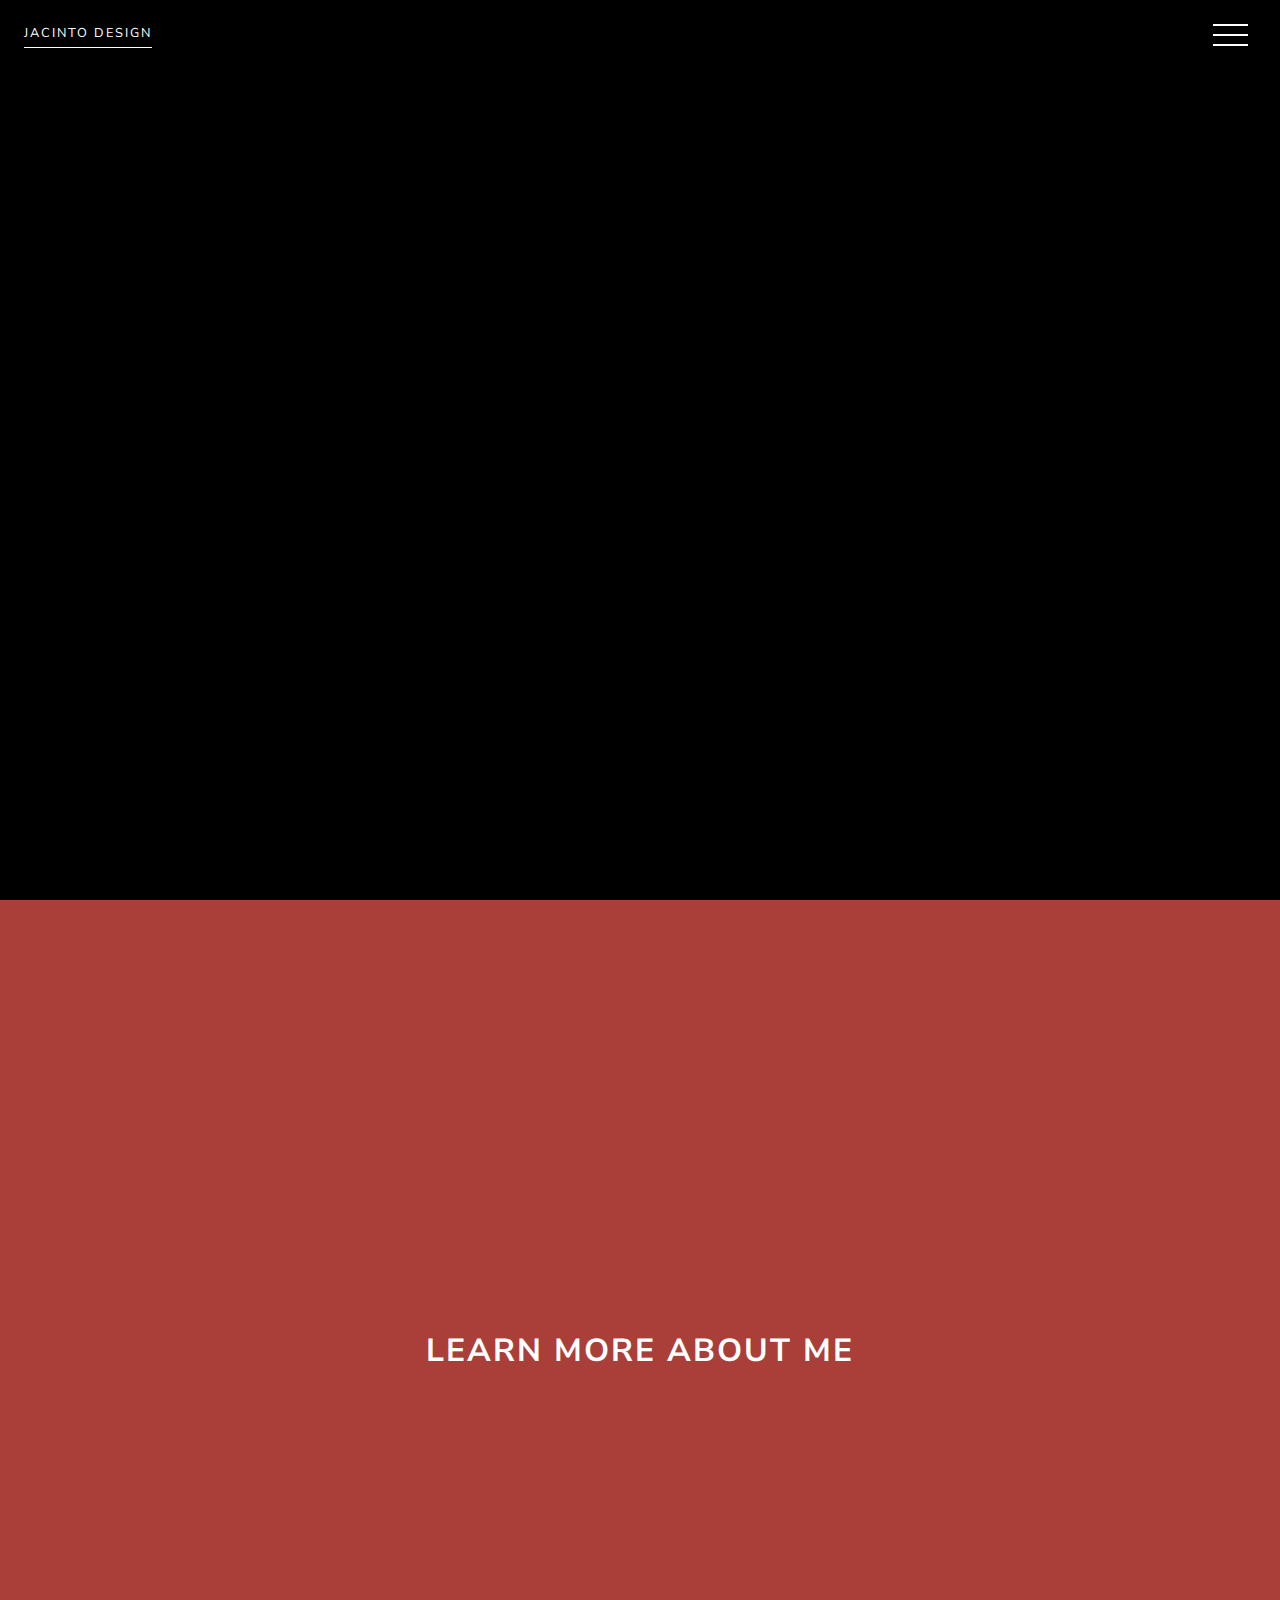
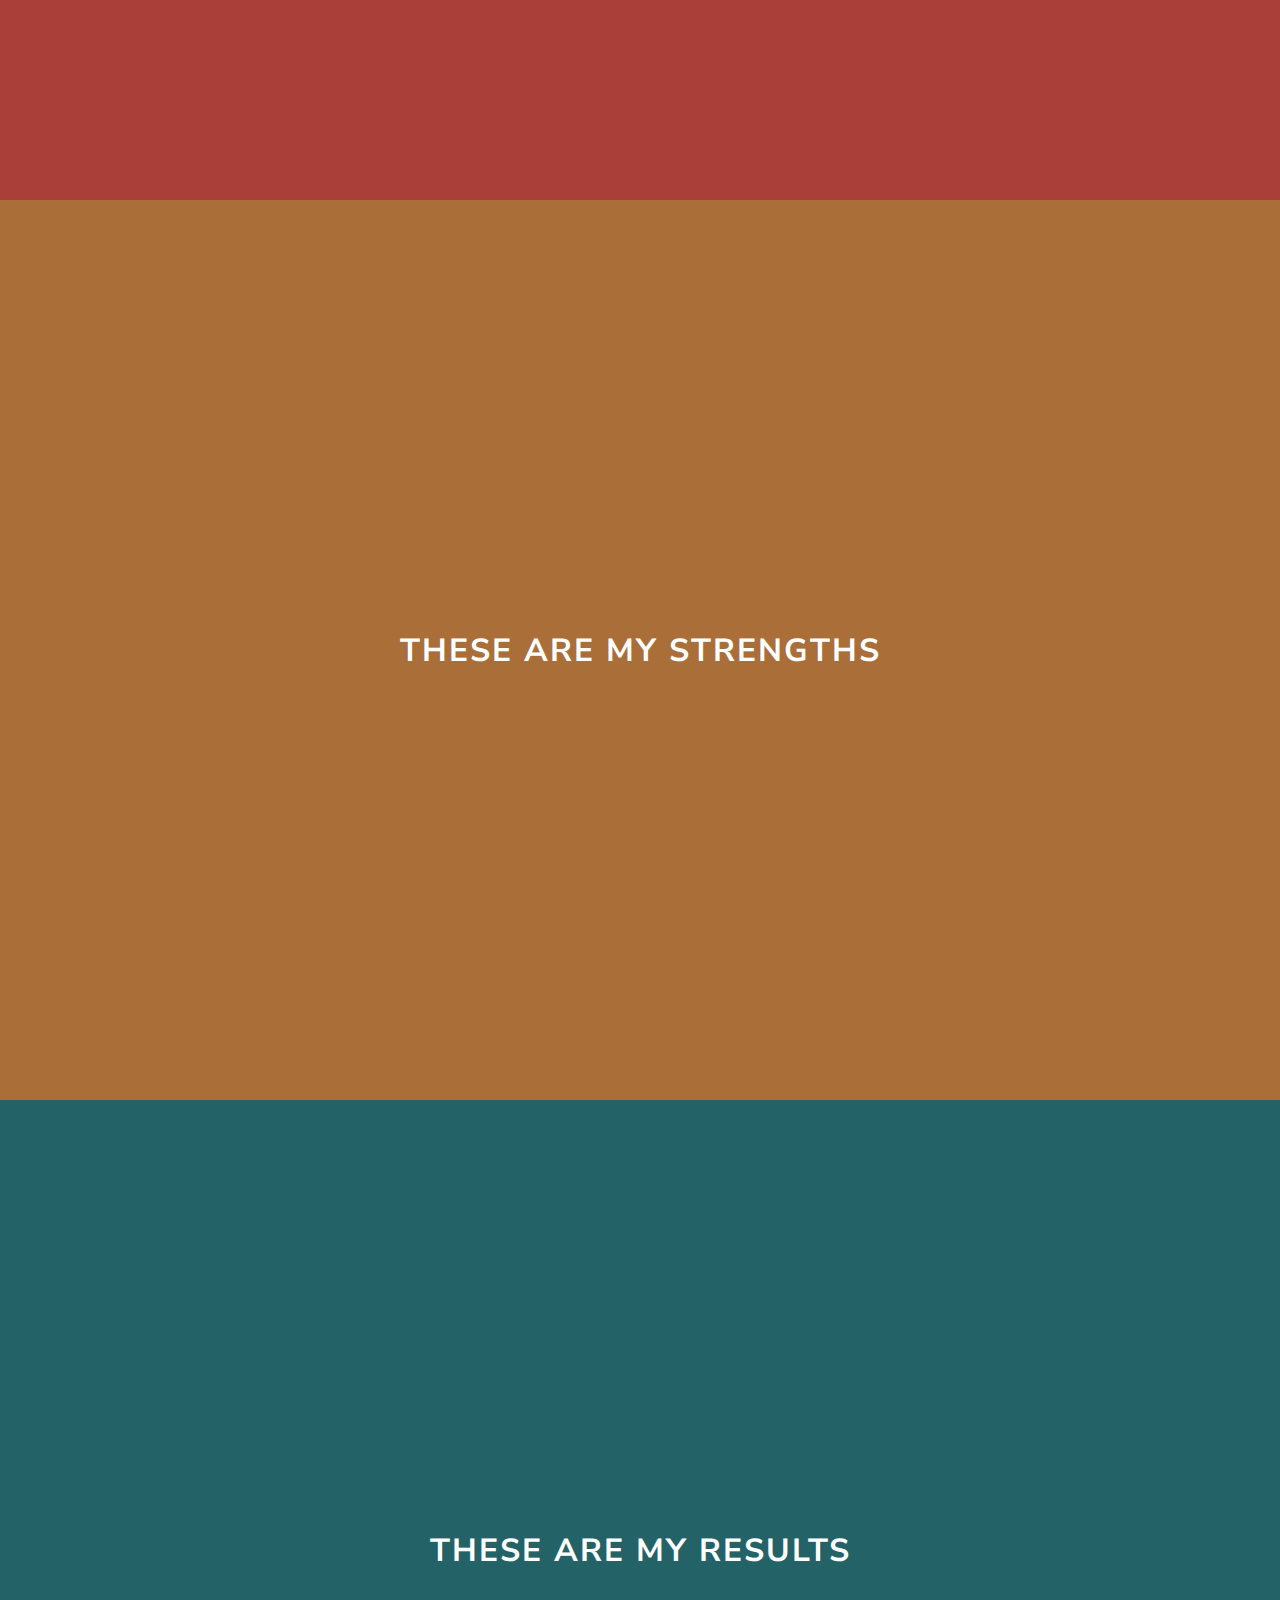
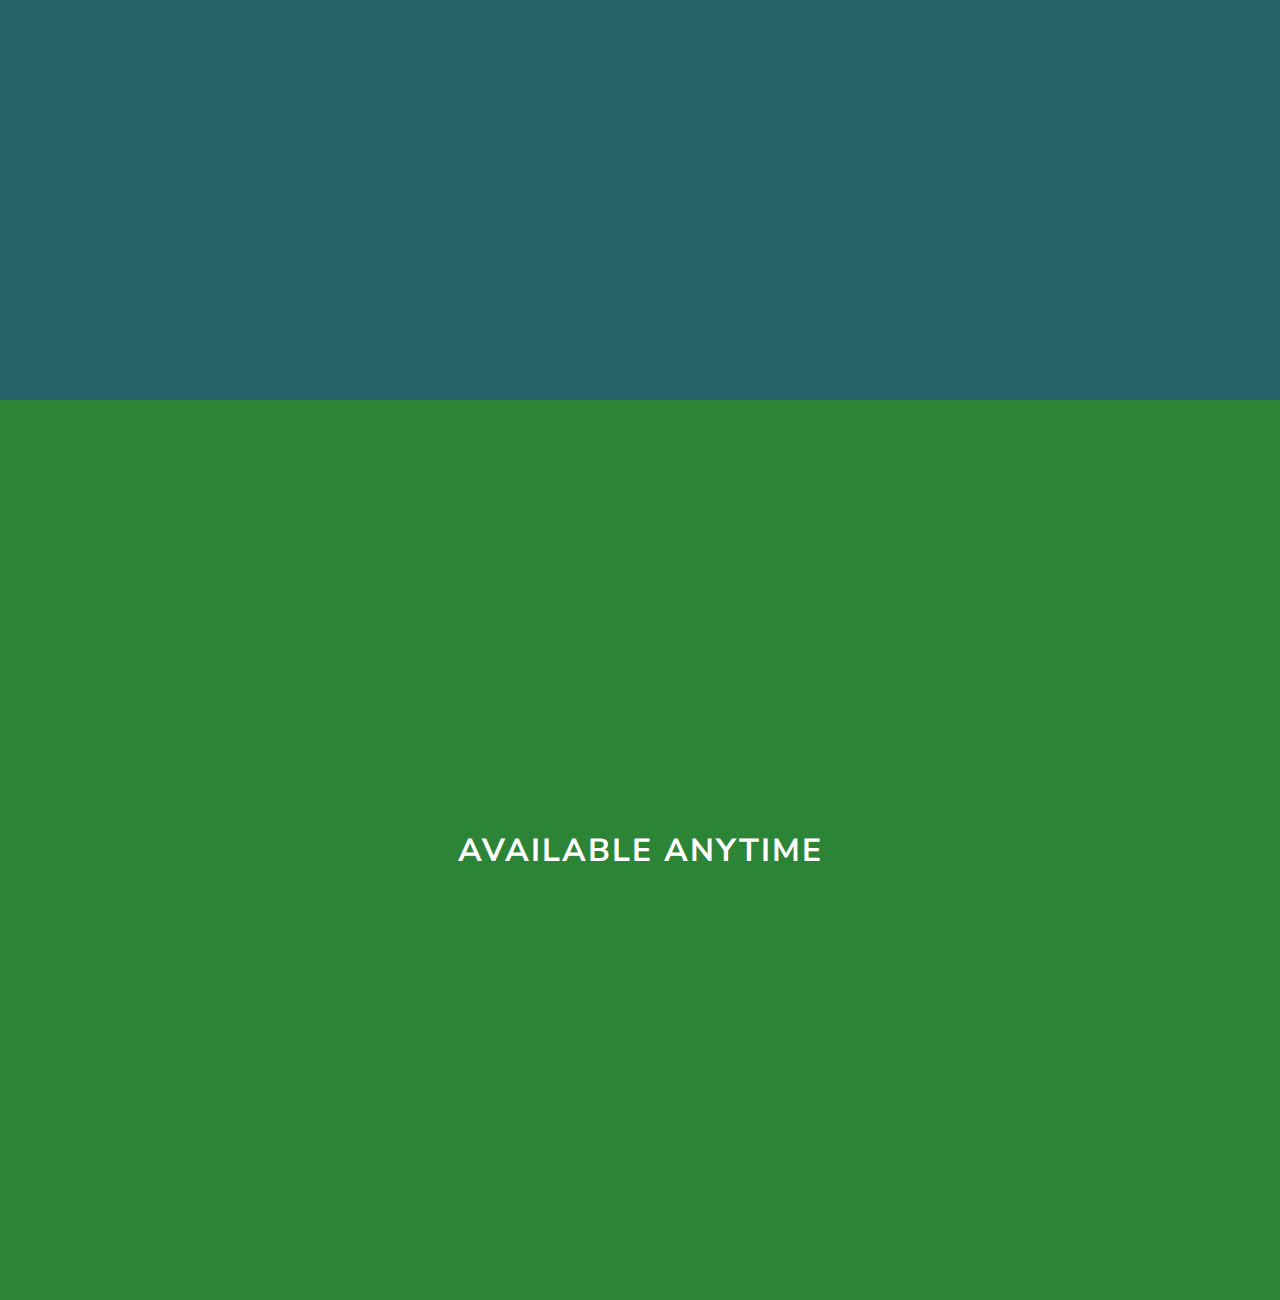
<file: animated-navigation/index.html>
<!DOCTYPE html>
<html lang="en">
<head>
  <meta charset="UTF-8">
  <meta name="viewport" content="width=device-width, initial-scale=1.0">
  <title>Animated Navigation</title>
  <link rel="icon" type="image/png" href="favicon.png">
  <link rel="stylesheet" href="style.css">
</head>
<body>
  <!-- Menu Overlay -->
  <div class="overlay" id="overlay">
    <!-- Menu Items -->
    <nav>
      <ul>
        <!-- Navigation links with corresponding section IDs -->
        <li id="nav-1"><a href="#home">Home</a></li>
        <li id="nav-2"><a href="#about">About</a></li>
        <li id="nav-3"><a href="#skills">Skills</a></li>
        <li id="nav-4"><a href="#projects">Projects</a></li>
        <li id="nav-5"><a href="#contact">Contact</a></li>        
      </ul>
    </nav>
  </div>
  
  <!-- Menu Bars -->
  <div class="menu-bars" id="menu-bars">
    <div class="bar1"></div>
    <div class="bar2"></div>
    <div class="bar3"></div>
  </div>

  <!-- Sections with corresponding IDs -->
  <section id="home"><a href="https://jacinto.design" target="_blank">Jacinto Design</a></section>
  <section id="about"><h1>Learn More About Me</h1></section>
  <section id="skills"><h1>These Are My Strengths</h1></section>
  <section id="projects"><h1>These Are My Results</h1></section>
  <section id="contact"><h1>Available Anytime</h1></section>
  
  <!-- Script tag to include an external JavaScript file -->
  <script src="script.js"></script>
</body>

</html>
</file>
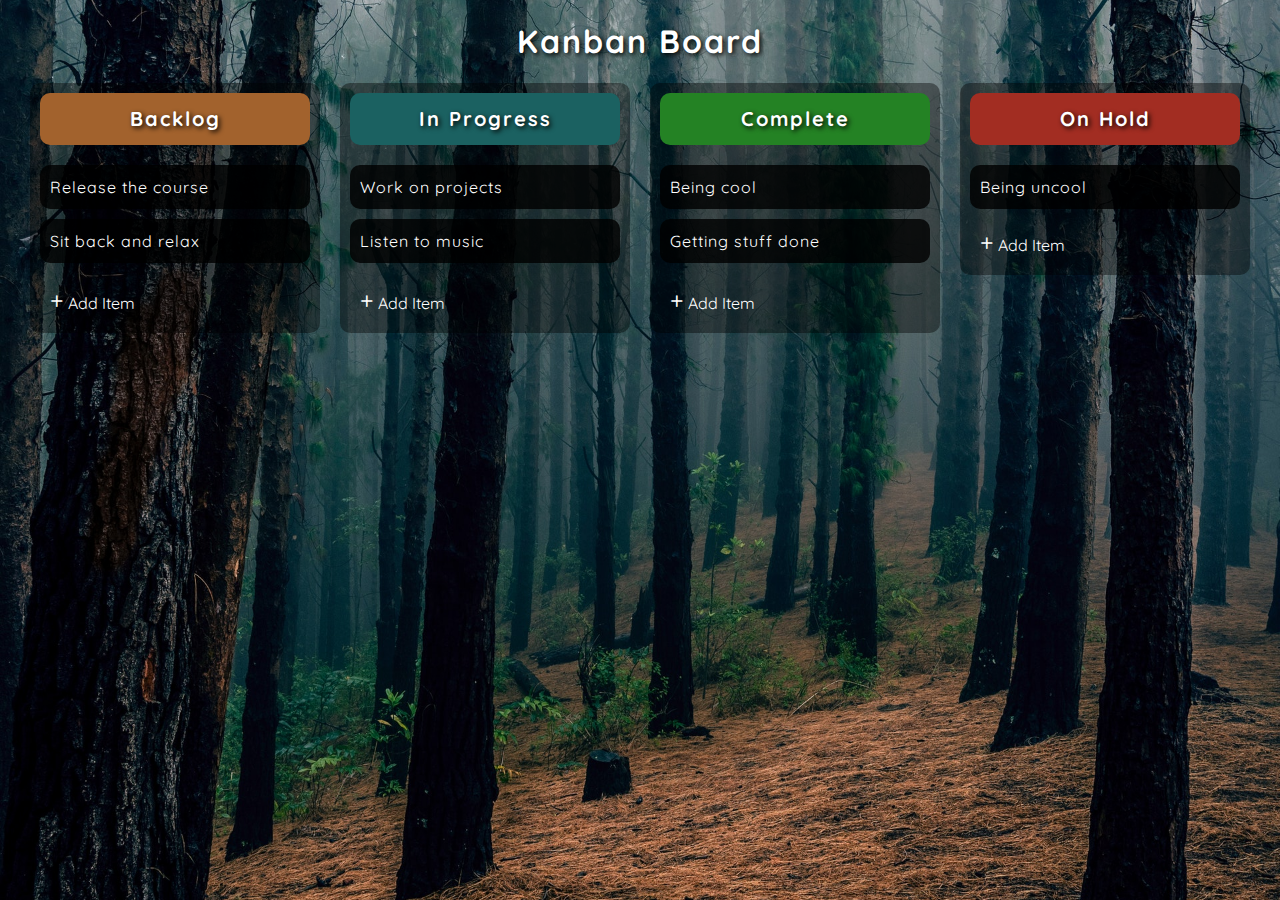
<file: drag-and-drop/index.html>
<!DOCTYPE html>
<html lang="en">
<head>
    <meta charset="UTF-8">
    <meta name="viewport" content="width=device-width, initial-scale=1.0">
    <title>Drag and Drop</title>
    <link rel="icon" type="image/png" href="favicon.png">
    <link rel="stylesheet" href="style.css">
</head>
<body>
    <h1 class="main-title">Kanban Board</h1>
    <div class="drag-container">
        <ul class="drag-list">
            <!-- Backlog Column -->
            <li class="drag-column backlog-column">
                <span class="header">
                    <h1>Backlog</h1>
                </span>
                <!-- Backlog Content -->
                <div id="backlog-content" class="custom-scroll">
                    <ul class="drag-item-list" id="backlog-list" ondrop="drop(event)" ondragover="allowDrop(event)" ondragenter="dragEnter(0)"></ul>
                </div>
                <!-- Add Button Group -->
                <div class="add-btn-group">
                    <div class="add-btn" onclick="showInputBox(0)">
                        <span class="plus-sign">+</span>
                        <span>Add Item</span>
                    </div>
                    <div class="add-btn solid" onclick="hideInputBox(0)">
                        <span>Save Item</span>
                    </div>
                </div>
                <div class="add-container">
                    <div class="add-item" contenteditable="true"></div>
                </div>
            </li>
            <!-- Progress Column -->
            <li class="drag-column progress-column">
                <span class="header">
                    <h1>In Progress</h1>
                </span>
                <!-- Progress Content -->
                <div id="progress-content" class="custom-scroll">
                    <ul class="drag-item-list" id="progress-list" ondrop="drop(event)" ondragover="allowDrop(event)" ondragenter="dragEnter(1)"></ul>
                </div>
                <!-- Add Button Group -->
                <div class="add-btn-group">
                    <div class="add-btn" onclick="showInputBox(1)">
                        <span class="plus-sign">+</span>
                        <span>Add Item</span>
                    </div>
                    <div class="add-btn solid" onclick="hideInputBox(1)">
                        <span>Save Item</span>
                    </div>
                </div>
                <div class="add-container">
                    <div class="add-item" contenteditable="true"></div>
                </div>
            </li>
            <!-- Complete Column -->
            <li class="drag-column complete-column">
                <span class="header">
                    <h1>Complete</h1>
                </span>
                <!-- Complete Content -->
                <div id="complete-content" class="custom-scroll">
                    <ul class="drag-item-list" id="complete-list" ondrop="drop(event)" ondragover="allowDrop(event)" ondragenter="dragEnter(2)"></ul>
                </div>
                <!-- Add Button Group -->
                <div class="add-btn-group">
                    <div class="add-btn" onclick="showInputBox(2)">
                        <span class="plus-sign">+</span>
                        <span>Add Item</span>
                    </div>
                    <div class="add-btn solid" onclick="hideInputBox(2)">
                        <span>Save Item</span>
                    </div>
                </div>
                <div class="add-container">
                    <div class="add-item" contenteditable="true"></div>
                </div>
            </li>
            <!-- On Hold Column -->
            <li class="drag-column on-hold-column">
                <span class="header">
                    <h1>On Hold</h1>
                </span>
                <!-- On Hold Content -->
                <div id="on-hold-content" class="custom-scroll">
                    <ul class="drag-item-list" id="on-hold-list" ondrop="drop(event)" ondragover="allowDrop(event)" ondragenter="dragEnter(3)"></ul>
                </div>
                <!-- Add Button Group -->
                <div class="add-btn-group">
                    <div class="add-btn" onclick="showInputBox(3)">
                        <span class="plus-sign">+</span>
                        <span>Add Item</span>
                    </div>
                    <div class="add-btn solid" onclick="hideInputBox(3)">
                        <span>Save Item</span>
                    </div>
                </div>
                <div class="add-container">
                    <div class="add-item" contenteditable="true"></div>
                </div>
            </li>
        </ul>
    </div>
    <!-- Script -->
    <script src="script.js"></script>
</body>
</html>
</file>
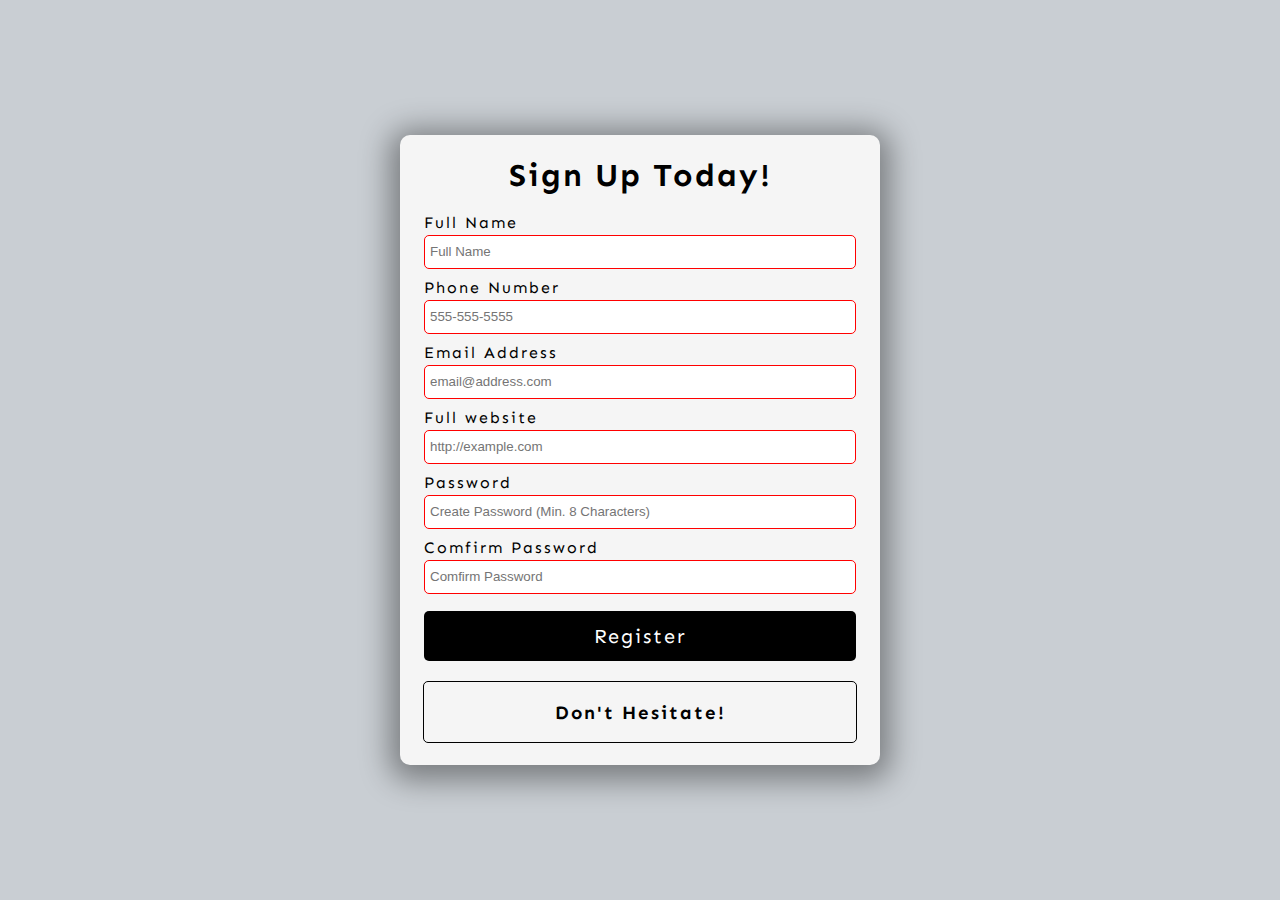
<file: form-validator/index.html>
<!DOCTYPE html>
<html lang="en">
<head>
    <meta charset="UTF-8">
    <meta name="viewport" content="width=device-width, initial-scale=1.0">
    <title>Form Validator</title>
    <link rel="icon" type="image/png" href="favicon.png">
    <link rel="stylesheet" href="style.css">
</head>
<body>
    <div class="container">
        <h1>Sign Up Today!</h1>
        <!-- Form -->
        <form id="form">
            <!-- Full Name -->
            <div class="form-group">
                <label for="name">Full Name</label>
                <input type="text" id="name" placeholder="Full Name" name = "name"
                required minlength="3" maxlength="100">
            </div>
            <!-- Phone Number -->
            <div class="form-group">
                <label for="phone">Phone Number</label>
                <input type="tel" id="phone" placeholder="555-555-5555" name="phone"
                required pattern="[0-9]{3}-[0-9]{3}-[0-9]{4}">
            </div>
            <!-- Email Address  -->
            <div class="form-group">
                <label for="email">Email Address</label>
                <input type="email" id="email" placeholder="email@address.com" name="email"
                required>
            </div>
            <!-- Website URL -->
            <div class="form-group">
                <label for="website">Full website</label>
                <input type="url" id="website" placeholder="http://example.com" name="Website"
                required>
            </div>
            <!-- Password -->
            <div class="form-group">
                <label for="password1">Password</label>
                <input type="password" id="password2" placeholder="Create Password (Min. 8 Characters)"
                required pattern="^(?=.*\d)(?=.*[a-z])(?=.*[A-Z])(?=.*[a-zA-Z]).{8,}$"
                title="Please include at least 1 uppercase Character, 1 lowercase Character, and 1 number">
            </div>
            <!--Comfirm Password -->
            <div class="form-group">
                <label for="password2">Comfirm Password</label>
                <input type="password" id="password1" placeholder="Comfirm Password" name="password"
                required pattern="^(?=.*\d)(?=.*[a-z])(?=.*[A-Z])(?=.*[a-zA-Z]).{8,}$">
            </div>
            <button type="submit">Register</button>
        </form>
        <!-- Error/Success Messages -->
        <div class="message-container">
            <h3 id="message">Don't Hesitate!</h3>
        </div>
    </div>
    <!-- Script -->
    <script src="script.js"></script>
</body>
</html>
</file>
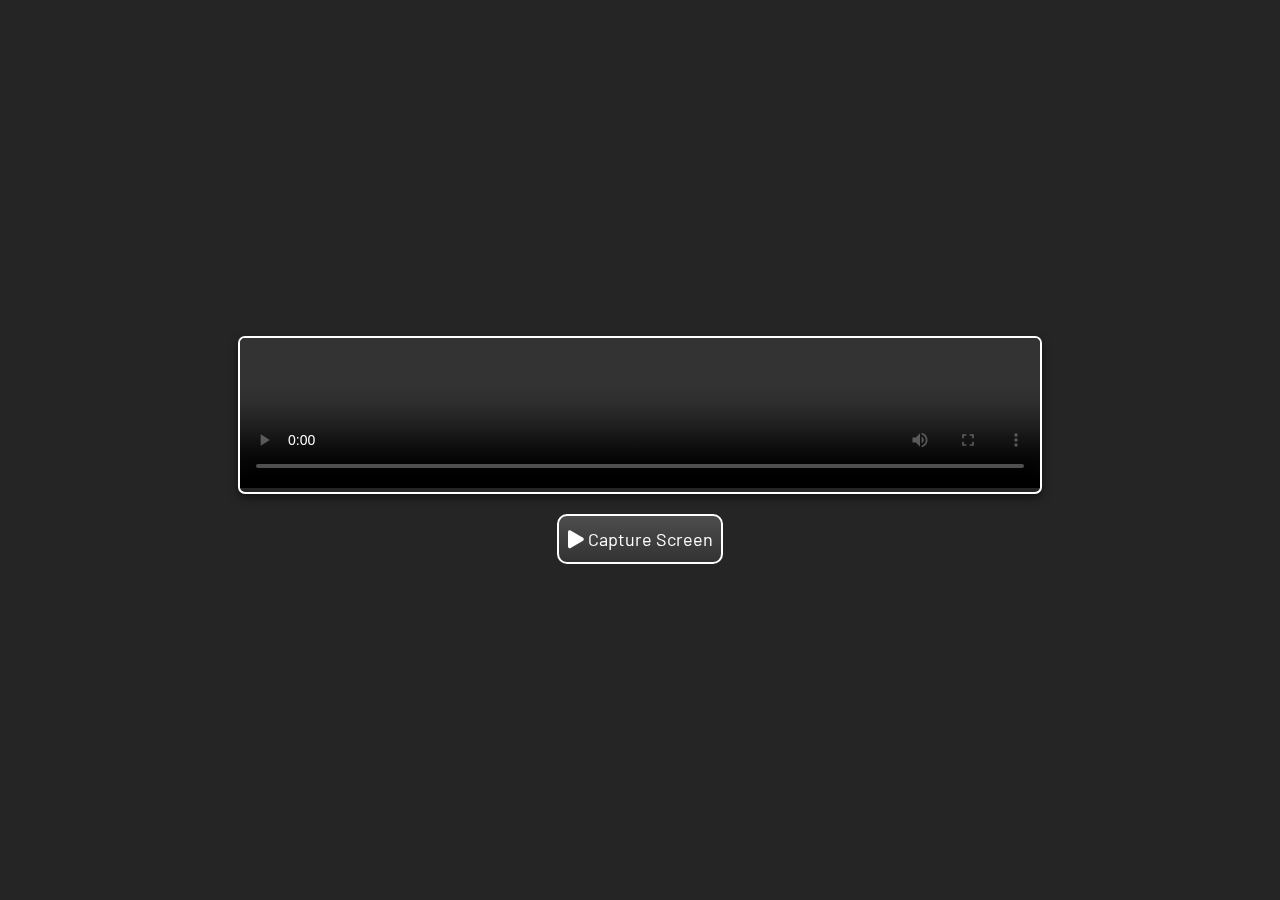
<file: picture-in-picture/index.html>
<!DOCTYPE html>
<html lang="en">
<head>
    <meta charset="UTF-8">
    <meta name="viewport" content="width=device-width, initial-scale=1.0">
    <title>PicTure-In-PictTure</title>
    <link rel="icon" type="image/png" href="favicon.png">
    <link rel="stylesheet" href="https://cdnjs.cloudflare.com/ajax/libs/font-awesome/5.10.2/css/all.min.css"/>
    <link rel="stylesheet" href="style.css">
</head>
<body>
    <!-- Video Container -->
    <div class="video-container">
        <video id="video" controls></video>
    </div>

    <!-- Button Container -->
    <div class="button-container" id="button">
        <button class="button"><i class="fas fa-play"></i> Capture Screen</button>
    </div>

    <!-- Script -->
    <script src="script.js"></script>
</body>
</html>
</file>
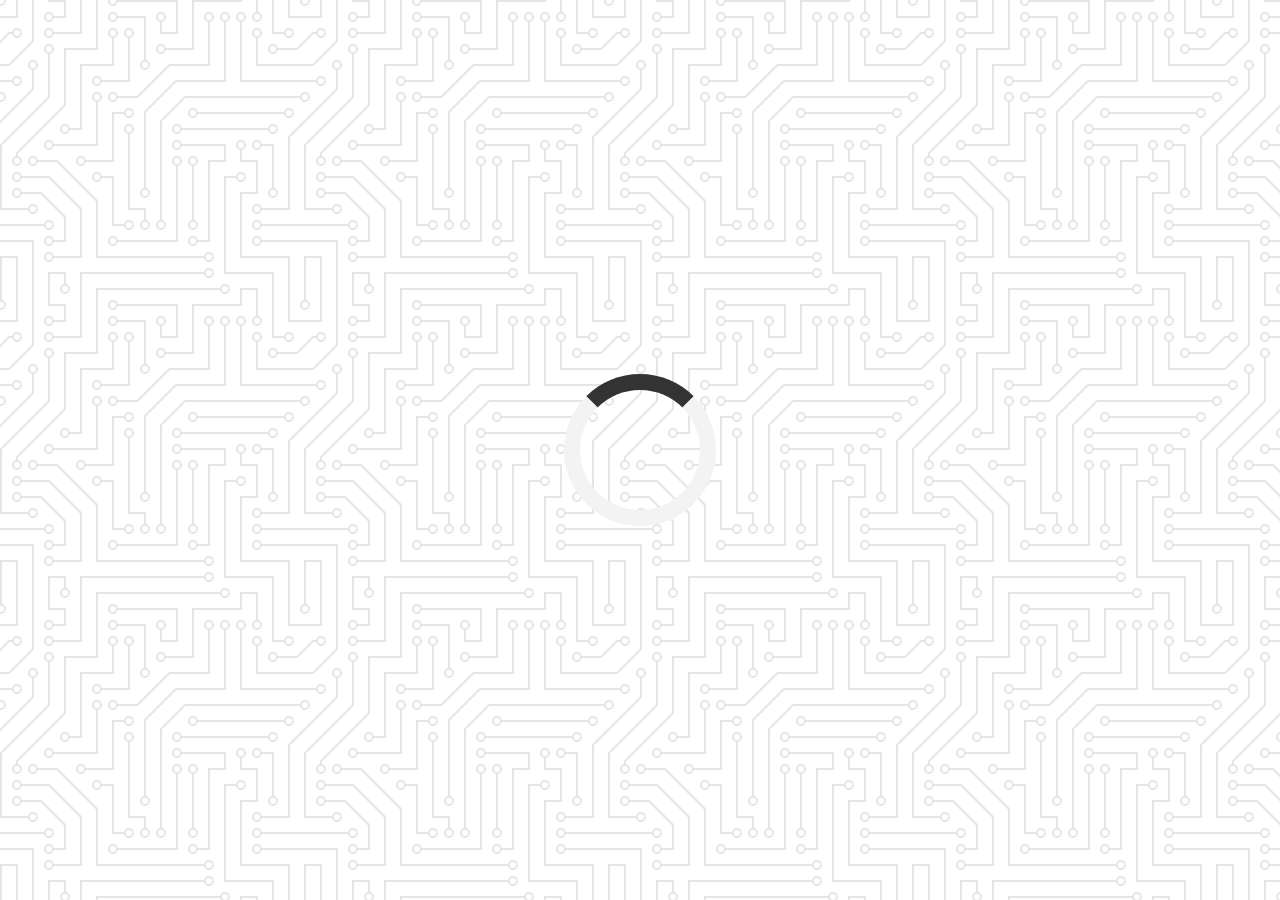
<file: quotes-generator/index.html>
<!DOCTYPE html>
<html lang="en">
<head>
    <meta charset="UTF-8">
    <meta name="viewport" content="width=device-width, initial-scale=1.0">
    <title>Quotes Generator</title>
    <link rel="icon" href="quotes.png" type="image/png">
    <link rel="stylesheet" href="https://cdnjs.cloudflare.com/ajax/libs/font-awesome/5.10.2/css/all.min.css"/>
    <link rel="stylesheet" href="style.css">
    
</head>
<body>
    <div class="quote-container" id="quote-container">
        <!-- Quote -->
        <div class="quote-text">
            <i class="fas fa-quote-left"></i>
                <span id="quote"></span>
        </div>
        <!-- Author -->
        <div class="quote-author">
            <span id="author"></span>
        </div>
        <!-- Buttons -->
        <div class="button-container">
            <button class="twitter-button" id="twitter" title="Tweet This!"><i class="fab fa-twitter"></i></button>
            <button id="new-quote">New Quote</button>
        </div>
    </div>
    <!-- Loader -->
    <div class="loader" id="loader"></div>

    <!-- Script -->
    <script src="script.js"></script>
</body>
</html>
</file>
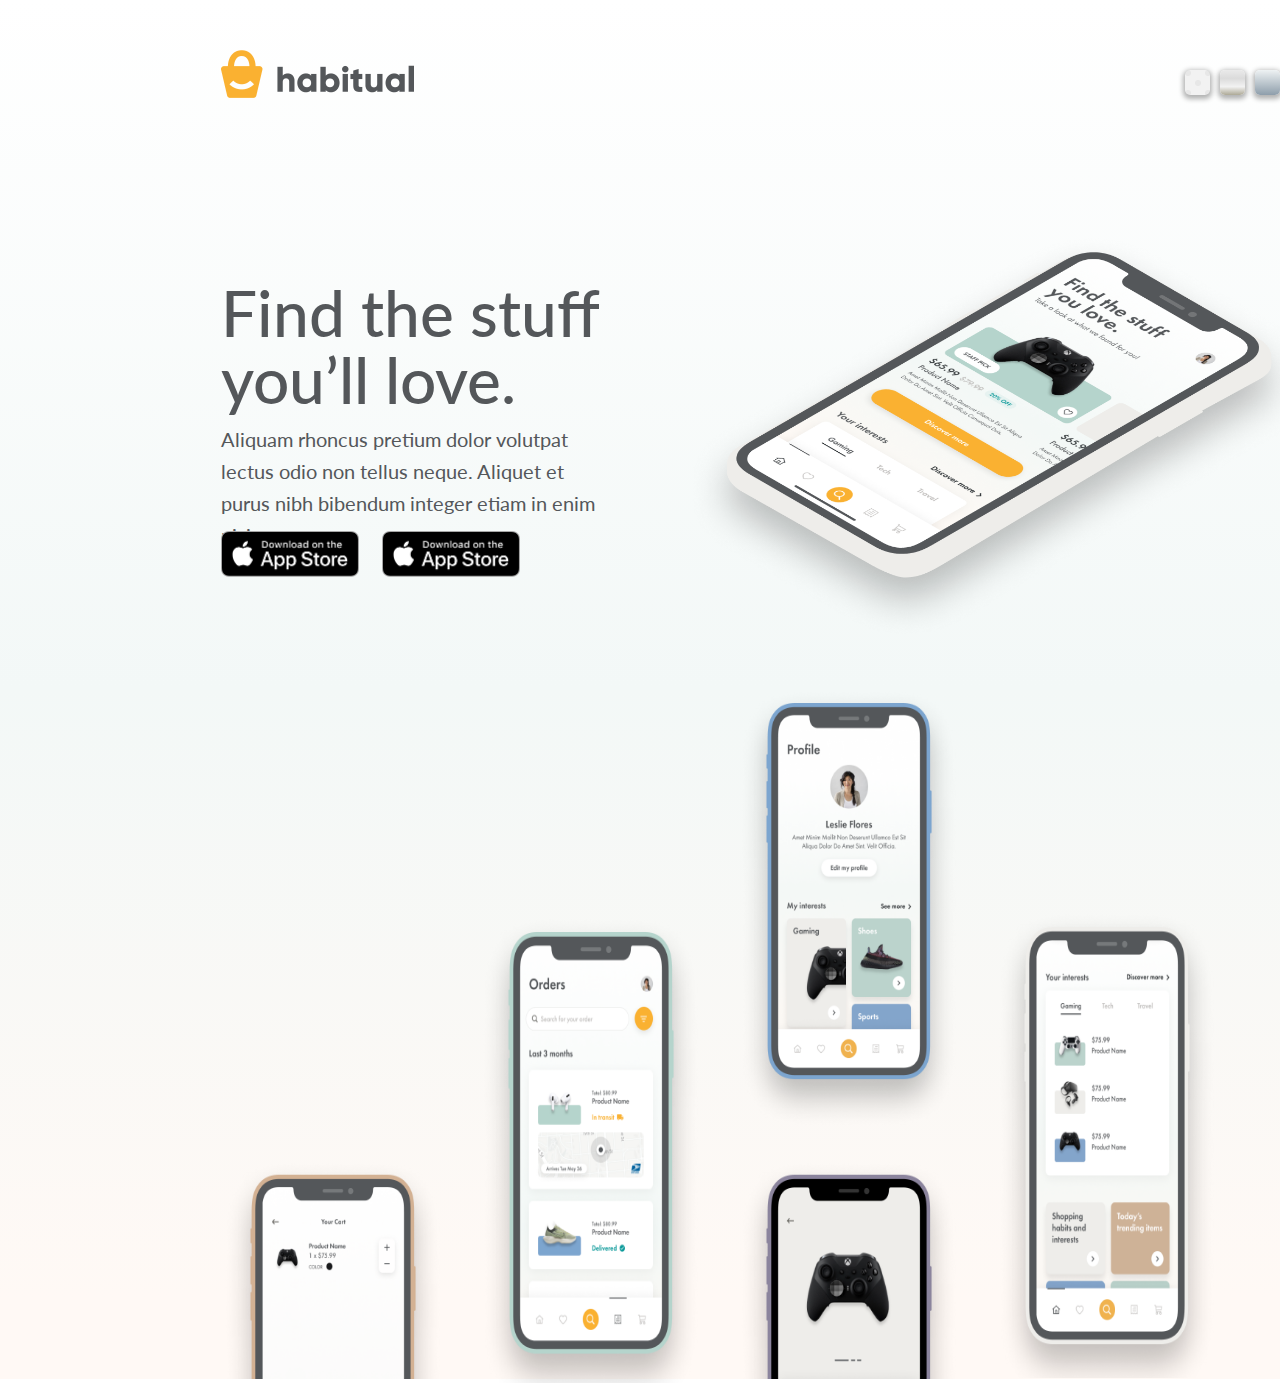
<file: splash-page/index.html>
<!DOCTYPE html>
<html lang="en">
<head>
    <meta charset="UTF-8">
    <meta name="viewport" content="width=device-width, initial-scale=1.0">
    <title>Splash Page</title>
    <link rel="icon" type="image/png" href="favicon.png">
    <link rel="stylesheet" href="style.css">
</head>
<body>
    <div class="wrapper">
        <!-- Brand Logo -->
        <img src="./img/habitual-branding.png" alt="Habitual logo" class="brand-logo">
        <!-- Background Toggle -->
        <div class="background-toggles" title="Change Background">
            <div class="background-1" onclick="changeBackground('1')"></div>
            <div class="background-2" onclick="changeBackground('2')"></div>
            <div class="background-3" onclick="changeBackground('3')"></div>
        </div>
        <!-- Title & Text -->
        <div class="text-container">
            <h1 class="title">Find the stuff you’ll love.</h1>
            <p class="text">Aliquam rhoncus pretium dolor volutpat lectus odio non tellus neque. Aliquet et purus nibh bibendum integer etiam in enim nisi.</p>
            <div class="app-store-btn">
                <a href="https://apple.com" target="_blank">
                    <img src="./img/app-store-button.png" alt="App Store">
                </a>
            </div>
            <div class="google-play-btn">
                <a href="https://play.google.com" target="_blank">
                    <img src="./img/app-store-button.png" alt="Google Play">
                </a>
            </div>
        </div>
        <!-- Main Image -->
        <div class="main-image-container">
            <img src="./img/main-image.png" alt="Landing Page Mockup">
        </div>

        <!-- Images -->
        <img src="./img/profile.png" alt="Profile Mockup" class="profile-img">
        <img src="./img/orders.png" alt="Orders Mockup" class="orders-img">
        <img src="./img/home.png" alt="Home Mockup" class="home-img">
        <img src="./img/cart.png" alt="Cart Mockup" class="cart-img">
        <img src="./img/product.png" alt="Prodcut Mockup" class="product-img">
        
    </div>
    <!-- Script -->
    <script src="script.js"></script>
</body>
</html>
</file>
<file: animated-navigation/style.css>
@import url('https://fonts.googleapis.com/css2?family=Nunito+Sans:opsz@6..12&display=swap');

:root {
  --primaryColor: #fff;
  --navColor1: #21292c;
  --navColor2: #aa3e39;
  --navColor3: #aa6e39;
  --navColor4: #236267;
  --navColor5: #2c8437;
}

html {
  box-sizing: border-box;
}

body {
  margin: 0;
  background: #000;
  font-family: Nunito Sans, sans-serif;

}

/* --- Navigation Menu ------------------------------ */

/* Overlay */
.overlay {
  position: fixed;
  z-index: 9;
  top: 0;
  left: 0;
  width: 100vw;
  height: 100vh;
  background-color: rgba(0, 0, 0, 0.7);
  transform: translateX(-100vw);
}

.overlay-slide-right{
  transition: all 0.4s ease-in-out;
  transform: translateX(0);
}

.overlay-slide-left{
  transition: all 0.8s ease-in-out;
  transform: translateX(-100vw);
}
/* Nav Menu Items */
nav,
nav ul {
  height: 100vh;
  margin: 0;
  padding: 0;
}

nav ul{
  display: flex;
  flex-direction: column;
  justify-content: stretch;
  list-style: none;
}

nav ul li{
  height: 20%;
  overflow: hidden;
}

nav li a{
  position: relative;
  top: 45%;
  color: #fff;
  text-transform: uppercase;
  letter-spacing: 4px;
  text-decoration: none;
  display: block;
  text-align: center;
}

nav li a:hover{
  transform: scale(1.2);
}

nav li a::before{
  content: "";
  width: 24vw;
  height: 3px;
  background-color: #fff;
  position: absolute;
  top: 47.5%;
  left: 0;
  opacity: 0;
}

nav li a:hover::before{
  opacity: 0.5;
}

nav li:nth-of-type(1){
  background-color: var(--navColor1);
}
nav li:nth-of-type(2){
  background-color: var(--navColor2);
}
nav li:nth-of-type(3){
  background-color: var(--navColor3);
}
nav li:nth-of-type(4){
  background-color: var(--navColor4);
}
nav li:nth-of-type(5){
  background-color: var(--navColor5);
}

/* Slide in animation with delay for each nav item */
.slide-in-1 {
  animation: slide-in 0.4s linear 0.2s both;
}
.slide-in-2 {
  animation: slide-in 0.4s linear 0.4s both;
}
.slide-in-3 {
  animation: slide-in 0.4s linear 0.6s both;
}
.slide-in-4 {
  animation: slide-in 0.4s linear 0.8s both;
}
.slide-in-5 {
  animation: slide-in 0.4s linear 1s both;
}

@keyframes slide-in {
  from {
    transform: translateX(-100%);
  }
  to {
    transform: translateX(0);
  }
}



/* Slide in animation with delay for each nav item */
.slide-out-1 {
  animation: slide-out 0.3s linear 0.5s both;
}
.slide-out-2 {
  animation: slide-out 0.3s linear 0.4s both;
}
.slide-out-3 {
  animation: slide-out 0.3s linear 0.3s both;
}
.slide-out-4 {
  animation: slide-out 0.3s linear 0.2s both;
}
.slide-out-5 {
  animation: slide-out 0.3s linear 0.1s both;
}

@keyframes slide-out {
  from {
    transform: translateX(0);
  }
  to {
    transform: translateX(-100%);
  }
}

/* --- Menu Bars ------------------------------------ */

.menu-bars {
  position: fixed;
  top: 1rem;
  right: 2rem;
  z-index: 10;
  display: inline;
  cursor: pointer;
}

.bar1,
.bar2,
.bar3 {
  width: 35px;
  height: 2px;
  background-color: #fff;
  margin: 8px 0;
  transition: 0.4s;
}

/* Rotate first bar */
.change .bar1 {
  transform: rotate(-45deg) translate(-7px, 8px);
}

/* Fade out the second bar */
.change .bar2 {
  opacity: 0;
}

/* Rotate last bar */
.change .bar3 {
  transform: rotate(45deg) translate(-6px, -8px);
}

/* --- Sections ------------------------------------ */

section {
  width: 100%;
  height: 100vh;
  position: relative;
  display: flex;
  justify-content: center;
  align-items: center;
  text-transform: uppercase;
  letter-spacing: 2px;
  color: var(--primaryColor);
}

section#home {
  background-image: url("https://images.unsplash.com/photo-1581453904507-626ddb717f14?ixlib=rb-1.2.1&ixid=eyJhcHBfaWQiOjEyMDd9&auto=format&fit=crop&w=2089&q=80");
  background-size: cover;
  background-position: center center;
}

section#home a {
  position: absolute;
  z-index: 2;
  top: 1.5rem;
  left: 1.5rem;
  text-decoration: none;
  font-size: 0.8rem;
  padding-bottom: 5px;
  color: var(--primaryColor);
  border-bottom: 1px solid var(--primaryColor);
}

section#about {
  background-color: var(--navColor2);
}

section#skills {
  background-color: var(--navColor3);
}

section#projects {
  background-color: var(--navColor4);
}

section#contact {
  background-color: var(--navColor5);
}

/* Media Query: Large Smartphone (Vertical) */
@media (max-width: 600px) {
  section#home a {
    top: 1rem;
    left: 1rem;
  }

  .menu-bars {
    top: 0.5rem;
    right: 1rem;
  }
}
</file>
<file: drag-and-drop/style.css>
/* Trees Image - Pexels: https://www.pexels.com/photo/photo-of-trees-in-forest-3801030/ */
@import url("https://fonts.googleapis.com/css?family=Quicksand&display=swap");

html {
  box-sizing: border-box;
}

:root {
  --column-1: #a2622d;
  --column-2: #1b6161;
  --column-3: #248224;
  --column-4: #a22d22;
}

body {
  margin: 0;
  background: url("./trees.jpg");
  background-size: cover;
  background-position: 50% 60%;
  background-attachment: fixed;
  color: white;
  font-family: Quicksand, sans-serif;
  overflow-y: hidden;
}

h1 {
  letter-spacing: 2px;
  text-shadow: 2px 2px 5px black;
}

.main-title {
  text-align: center;
  font-size: 3rem;
}

ul {
  list-style-type: none;
  margin: 0;
  padding: 0;
}

.drag-container {
  margin: 20px;
}

.drag-list {
  display: flex;
  align-items: flex-start;
}

/* Columns */
.drag-column {
  flex: 1;
  margin: 0 10px;
  position: relative;
  background-color: rgba(0, 0, 0, 0.4);
  border-radius: 10px;
  overflow-x: hidden;
}

.backlog-column .header,
.backlog-column .solid,
.backlog-column .solid:hover,
.backlog-column .over {
  background-color: var(--column-1);
}

.progress-column .header,
.progress-column .solid,
.progress-column .solid:hover,
.progress-column .over {
  background-color: var(--column-2);
}

.complete-column .header,
.complete-column .solid,
.complete-column .solid:hover,
.complete-column .over {
  background-color: var(--column-3);
}

.on-hold-column .header,
.on-hold-column .solid,
.on-hold-column .solid:hover,
.on-hold-column .over {
  background-color: var(--column-4);
}

/* Custom Scrollbar */
.custom-scroll {
  overflow-y: auto;
  max-height: 75vh;
}

.custom-scroll::-webkit-scrollbar-track {
  box-shadow: inset 0 0 6px rgba(0, 0, 0, 0.4);
  border-radius: 10px;
  background-color: rgba(255, 255, 255, 0.3);
  margin-right: 5px;
}

.custom-scroll::-webkit-scrollbar {
  width: 10px;
}

.custom-scroll::-webkit-scrollbar-thumb {
  border-radius: 10px;
  box-shadow: inset 0 0 6px rgba(0, 0, 0, 0.3);
  background-color: rgba(0, 0, 0, 0.8);
}

.header {
  display: flex;
  justify-content: center;
  border-radius: 10px;
  margin: 10px;
}

.header h1 {
  font-size: 1.25rem;
}

/* Drag and Drop */
.over {
  padding: 50px 10px;
}

.drag-item-list {
  min-height: 50px;
}

.drag-item {
  margin: 10px;
  padding: 10px;
  height: fit-content;
  background-color: rgba(0, 0, 0, 0.8);
  border-radius: 10px;
  line-height: 1.5rem;
  letter-spacing: 1px;
  cursor: pointer;
}

.drag-item:focus {
  outline: none;
  background-color: white;
  color: black;
}

/* Add Button Group */
.add-btn-group {
  display: flex;
  justify-content: space-between;
}

.add-btn {
  margin: 10px;
  padding: 5px 10px;
  display: flex;
  align-items: center;
  cursor: pointer;
  width: fit-content;
  border-radius: 5px;
  transition: all 0.3s ease-in;
  user-select: none;
}

.add-btn:hover {
  background-color: rgba(255, 255, 255, 0.9);
  color: black;
}

.add-btn:active {
  transform: scale(0.97);
}

.solid {
  display: none;
}

.solid:hover {
  transition: unset;
  filter: brightness(95%);
  color: white;
}

.plus-sign {
  font-size: 1.5rem;
  margin-right: 5px;
  position: relative;
  top: -3px;
}

.add-container {
  margin: 10px;
  padding: 5px 10px;
  border-radius: 10px;
  background-color: rgba(255, 255, 255, 0.9);
  min-height: 100px;
  display: none;
}

.add-item {
  width: 100%;
  min-height: 100px;
  height: auto;
  background-color: white;
  border-radius: 10px;
  margin: 5px auto;
  resize: none;
  color: black;
  padding: 10px;
}

.add-item:focus {
  outline: none;
}

/* Media Query: Laptop */
@media screen and (max-width: 1800px) {
  .main-title {
    font-size: 2rem;
  }
}

/* Media Query: Large Smartphone (Vertical) */
@media screen and (max-width: 600px) {
  body {
    overflow-y: auto;
  }

  .drag-container {
    margin: 0;
  }

  .drag-list {
    display: block;
  }

  .drag-column {
    margin: 10px;
  }
}
</file>
<file: form-validator/style.css>
@import url('https://fonts.googleapis.com/css2?family=Sen&display=swap');

html {
  box-sizing: border-box;
}

body {
  margin: 0;
  min-height: 100vh;
  font-family: Sen, sans-serif;
  letter-spacing: 2px;
  display: flex;
  align-items: center;
  justify-content: center;
  background: #c9ced3;
}

.container {
  width: 480px;
  height: 630px;
  background: whitesmoke;
  display: flex;
  flex-direction: column;
  align-items: center;
  border-radius: 10px;
  box-shadow: 0 5px 30px 10px rgba(0, 0, 0,0.4);
}

/* Form */
form {
  width: 90%;
}

.form-group {
  height: 65px;
}

label {
  position: relative;
  bottom: 3px;
}
input {
  width: 100%;
  height: 34px;
  padding: 5px;
  border: 1px solid black;
  border-radius: 5px;
  outline: none;
  box-sizing: border-box;
  transition: all 0.3s;
}

input:valid {
  border: 1px solid green;
}

input:invalid {
  border: 1px solid red;
}

button {
  cursor: pointer;
  color: white;
  background:black;
  border: none;
  border-radius: 5px;
  height: 50px;
  width: 100%;
  font-family: sen, sans-serif;
  font-size: 20px;
  letter-spacing: 2px;
  margin-top: 5px;
}

button:hover {
  filter: brightness(200%);
  background: rgb(22,22,22);
}

button:focus {
  outline: none;
}

.message-container {
  border: 1px solid black;
  border-radius: 5px;
  width: 90%;
  margin-top: 20px;
  display: flex;
  justify-content: center;
  color: black;
}
</file>
<file: picture-in-picture/style.css>
@import url('https://fonts.googleapis.com/css2?family=Barlow:wght@100&display=swap');

html {
  box-sizing: border-box;
}

/* Button-Container */
body {
  margin: 0;
  display: flex;
  flex-direction: column;
  align-items: center;
  justify-content: center;
  min-height: 100vh;
  background: rgb(37, 37, 37); 

  backdrop-filter: blur(20px);
}

.video-container {
  width: 100%;
  max-width: 800px; /* Adjust the maximum width as needed */
  margin-bottom: 20px;
  overflow: hidden;
  border: 2px solid #fff;
  border-radius: 7px;
  box-shadow: 0 4px 8px rgba(0, 0, 0, 0.5);
}

#video {
  width: 100%;
  height: auto;
}

.button-container {
  display: flex;
  gap: 10px;
  flex-direction: column;
  align-items: center;
}

.button {
  cursor: pointer;
  outline: none;
  width: 166px;
  height: 50px;
  font-size: 18px;
  font-family: Barlow, sans-serif;
  color: #fff;
  background: linear-gradient(to bottom, #4d4d4d, #333);
  border: 2px solid #fff;
  border-radius: 10px;
  transition: transform 0.2s, box-shadow 0.3s;
}

.button:hover {
  background: linear-gradient(to bottom, #333, #4d4d4d);
}

.button:active {
  transform: translateY(3px);
  box-shadow: 0 2px 4px rgba(0, 0, 0, 0.2);
}
</file>
<file: quotes-generator/style.css>
@import url('https://fonts.googleapis.com/css2?family=Montserrat:wght@100&display=swap');
html {
  box-sizing: border-box;
}

/* Set margin and minimum height for the body */
body {
  margin: 0;
  min-height: 100vh;

  /* Set background color and image with SVG data */
  background-color: #ffffff;
  background-image: url("data:image/svg+xml,%3Csvg xmlns='http://www.w3.org/2000/svg' viewBox='0 0 304 304' width='304' height='304'%3E%3Cpath fill='%23000000' fill-opacity='0.1' d='M44.1 224a5 5 0 1 1 0 2H0v-2h44.1zm160 48a5 5 0 1 1 0 2H82v-2h122.1zm57.8-46a5 5 0 1 1 0-2H304v2h-42.1zm0 16a5 5 0 1 1 0-2H304v2h-42.1zm6.2-114a5 5 0 1 1 0 2h-86.2a5 5 0 1 1 0-2h86.2zm-256-48a5 5 0 1 1 0 2H0v-2h12.1zm185.8 34a5 5 0 1 1 0-2h86.2a5 5 0 1 1 0 2h-86.2zM258 12.1a5 5 0 1 1-2 0V0h2v12.1zm-64 208a5 5 0 1 1-2 0v-54.2a5 5 0 1 1 2 0v54.2zm48-198.2V80h62v2h-64V21.9a5 5 0 1 1 2 0zm16 16V64h46v2h-48V37.9a5 5 0 1 1 2 0zm-128 96V208h16v12.1a5 5 0 1 1-2 0V210h-16v-76.1a5 5 0 1 1 2 0zm-5.9-21.9a5 5 0 1 1 0 2H114v48H85.9a5 5 0 1 1 0-2H112v-48h12.1zm-6.2 130a5 5 0 1 1 0-2H176v-74.1a5 5 0 1 1 2 0V242h-60.1zm-16-64a5 5 0 1 1 0-2H114v48h10.1a5 5 0 1 1 0 2H112v-48h-10.1zM66 284.1a5 5 0 1 1-2 0V274H50v30h-2v-32h18v12.1zM236.1 176a5 5 0 1 1 0 2H226v94h48v32h-2v-30h-48v-98h12.1zm25.8-30a5 5 0 1 1 0-2H274v44.1a5 5 0 1 1-2 0V146h-10.1zm-64 96a5 5 0 1 1 0-2H208v-80h16v-14h-42.1a5 5 0 1 1 0-2H226v18h-16v80h-12.1zm86.2-210a5 5 0 1 1 0 2H272V0h2v32h10.1zM98 101.9V146H53.9a5 5 0 1 1 0-2H96v-42.1a5 5 0 1 1 2 0zM53.9 34a5 5 0 1 1 0-2H80V0h2v34H53.9zm60.1 3.9V66H82v64H69.9a5 5 0 1 1 0-2H80V64h32V37.9a5 5 0 1 1 2 0zM101.9 82a5 5 0 1 1 0-2H128V37.9a5 5 0 1 1 2 0V82h-28.1zm16-64a5 5 0 1 1 0-2H146v44.1a5 5 0 1 1-2 0V18h-26.1zm102.2 270a5 5 0 1 1 0 2H98v14h-2v-16h124.1zM242 149.9V160h16v34h-16v62h48v48h-2v-46h-48v-66h16v-30h-16v-12.1a5 5 0 1 1 2 0zM53.9 18a5 5 0 1 1 0-2H64V2H48V0h18v18H53.9zm112 32a5 5 0 1 1 0-2H192V0h50v2h-48v48h-28.1zm-48-48a5 5 0 0 1-9.8-2h2.07a3 3 0 1 0 5.66 0H178v34h-18V21.9a5 5 0 1 1 2 0V32h14V2h-58.1zm0 96a5 5 0 1 1 0-2H137l32-32h39V21.9a5 5 0 1 1 2 0V66h-40.17l-32 32H117.9zm28.1 90.1a5 5 0 1 1-2 0v-76.51L175.59 80H224V21.9a5 5 0 1 1 2 0V82h-49.59L146 112.41v75.69zm16 32a5 5 0 1 1-2 0v-99.51L184.59 96H300.1a5 5 0 0 1 3.9-3.9v2.07a3 3 0 0 0 0 5.66v2.07a5 5 0 0 1-3.9-3.9H185.41L162 121.41v98.69zm-144-64a5 5 0 1 1-2 0v-3.51l48-48V48h32V0h2v50H66v55.41l-48 48v2.69zM50 53.9v43.51l-48 48V208h26.1a5 5 0 1 1 0 2H0v-65.41l48-48V53.9a5 5 0 1 1 2 0zm-16 16V89.41l-34 34v-2.82l32-32V69.9a5 5 0 1 1 2 0zM12.1 32a5 5 0 1 1 0 2H9.41L0 43.41V40.6L8.59 32h3.51zm265.8 18a5 5 0 1 1 0-2h18.69l7.41-7.41v2.82L297.41 50H277.9zm-16 160a5 5 0 1 1 0-2H288v-71.41l16-16v2.82l-14 14V210h-28.1zm-208 32a5 5 0 1 1 0-2H64v-22.59L40.59 194H21.9a5 5 0 1 1 0-2H41.41L66 216.59V242H53.9zm150.2 14a5 5 0 1 1 0 2H96v-56.6L56.6 162H37.9a5 5 0 1 1 0-2h19.5L98 200.6V256h106.1zm-150.2 2a5 5 0 1 1 0-2H80v-46.59L48.59 178H21.9a5 5 0 1 1 0-2H49.41L82 208.59V258H53.9zM34 39.8v1.61L9.41 66H0v-2h8.59L32 40.59V0h2v39.8zM2 300.1a5 5 0 0 1 3.9 3.9H3.83A3 3 0 0 0 0 302.17V256h18v48h-2v-46H2v42.1zM34 241v63h-2v-62H0v-2h34v1zM17 18H0v-2h16V0h2v18h-1zm273-2h14v2h-16V0h2v16zm-32 273v15h-2v-14h-14v14h-2v-16h18v1zM0 92.1A5.02 5.02 0 0 1 6 97a5 5 0 0 1-6 4.9v-2.07a3 3 0 1 0 0-5.66V92.1zM80 272h2v32h-2v-32zm37.9 32h-2.07a3 3 0 0 0-5.66 0h-2.07a5 5 0 0 1 9.8 0zM5.9 0A5.02 5.02 0 0 1 0 5.9V3.83A3 3 0 0 0 3.83 0H5.9zm294.2 0h2.07A3 3 0 0 0 304 3.83V5.9a5 5 0 0 1-3.9-5.9zm3.9 300.1v2.07a3 3 0 0 0-1.83 1.83h-2.07a5 5 0 0 1 3.9-3.9zM97 100a3 3 0 1 0 0-6 3 3 0 0 0 0 6zm0-16a3 3 0 1 0 0-6 3 3 0 0 0 0 6zm16 16a3 3 0 1 0 0-6 3 3 0 0 0 0 6zm16 16a3 3 0 1 0 0-6 3 3 0 0 0 0 6zm0 16a3 3 0 1 0 0-6 3 3 0 0 0 0 6zm-48 32a3 3 0 1 0 0-6 3 3 0 0 0 0 6zm16 16a3 3 0 1 0 0-6 3 3 0 0 0 0 6zm32 48a3 3 0 1 0 0-6 3 3 0 0 0 0 6zm-16 16a3 3 0 1 0 0-6 3 3 0 0 0 0 6zm32-16a3 3 0 1 0 0-6 3 3 0 0 0 0 6zm0-32a3 3 0 1 0 0-6 3 3 0 0 0 0 6zm16 32a3 3 0 1 0 0-6 3 3 0 0 0 0 6zm32 16a3 3 0 1 0 0-6 3 3 0 0 0 0 6zm0-16a3 3 0 1 0 0-6 3 3 0 0 0 0 6zm-16-64a3 3 0 1 0 0-6 3 3 0 0 0 0 6zm16 0a3 3 0 1 0 0-6 3 3 0 0 0 0 6zm16 96a3 3 0 1 0 0-6 3 3 0 0 0 0 6zm0 16a3 3 0 1 0 0-6 3 3 0 0 0 0 6zm16 16a3 3 0 1 0 0-6 3 3 0 0 0 0 6zm16-144a3 3 0 1 0 0-6 3 3 0 0 0 0 6zm0 32a3 3 0 1 0 0-6 3 3 0 0 0 0 6zm16-32a3 3 0 1 0 0-6 3 3 0 0 0 0 6zm16-16a3 3 0 1 0 0-6 3 3 0 0 0 0 6zm-96 0a3 3 0 1 0 0-6 3 3 0 0 0 0 6zm0 16a3 3 0 1 0 0-6 3 3 0 0 0 0 6zm16-32a3 3 0 1 0 0-6 3 3 0 0 0 0 6zm96 0a3 3 0 1 0 0-6 3 3 0 0 0 0 6zm-16-64a3 3 0 1 0 0-6 3 3 0 0 0 0 6zm16-16a3 3 0 1 0 0-6 3 3 0 0 0 0 6zm-32 0a3 3 0 1 0 0-6 3 3 0 0 0 0 6zm0-16a3 3 0 1 0 0-6 3 3 0 0 0 0 6zm-16 0a3 3 0 1 0 0-6 3 3 0 0 0 0 6zm-16 0a3 3 0 1 0 0-6 3 3 0 0 0 0 6zm-16 0a3 3 0 1 0 0-6 3 3 0 0 0 0 6zM49 36a3 3 0 1 0 0-6 3 3 0 0 0 0 6zm-32 0a3 3 0 1 0 0-6 3 3 0 0 0 0 6zm32 16a3 3 0 1 0 0-6 3 3 0 0 0 0 6zM33 68a3 3 0 1 0 0-6 3 3 0 0 0 0 6zm16-48a3 3 0 1 0 0-6 3 3 0 0 0 0 6zm0 240a3 3 0 1 0 0-6 3 3 0 0 0 0 6zm16 32a3 3 0 1 0 0-6 3 3 0 0 0 0 6zm-16-64a3 3 0 1 0 0-6 3 3 0 0 0 0 6zm0 16a3 3 0 1 0 0-6 3 3 0 0 0 0 6zm-16-32a3 3 0 1 0 0-6 3 3 0 0 0 0 6zm80-176a3 3 0 1 0 0-6 3 3 0 0 0 0 6zm16 0a3 3 0 1 0 0-6 3 3 0 0 0 0 6zm-16-16a3 3 0 1 0 0-6 3 3 0 0 0 0 6zm32 48a3 3 0 1 0 0-6 3 3 0 0 0 0 6zm16-16a3 3 0 1 0 0-6 3 3 0 0 0 0 6zm0-32a3 3 0 1 0 0-6 3 3 0 0 0 0 6zm112 176a3 3 0 1 0 0-6 3 3 0 0 0 0 6zm-16 16a3 3 0 1 0 0-6 3 3 0 0 0 0 6zm0 16a3 3 0 1 0 0-6 3 3 0 0 0 0 6zm0 16a3 3 0 1 0 0-6 3 3 0 0 0 0 6zM17 180a3 3 0 1 0 0-6 3 3 0 0 0 0 6zm0 16a3 3 0 1 0 0-6 3 3 0 0 0 0 6zm0-32a3 3 0 1 0 0-6 3 3 0 0 0 0 6zm16 0a3 3 0 1 0 0-6 3 3 0 0 0 0 6zM17 84a3 3 0 1 0 0-6 3 3 0 0 0 0 6zm32 64a3 3 0 1 0 0-6 3 3 0 0 0 0 6zm16-16a3 3 0 1 0 0-6 3 3 0 0 0 0 6z'%3E%3C/path%3E%3C/svg%3E");
  /* Set text color, font family, and font weight */
  color: #000;
  font-family: Montserrat, sans-serif;
  font-weight: 700;

  /* Center text within the body using flexbox */
  text-align: center;
  display: flex;
  align-items: center; /* vertically center */
  justify-content: center; /* Horizontal center */
}

.quote-container{
  width: auto;
  max-width: 900px;
  padding: 20px 30px;
  border-radius: 10px;
  background-color: rgba(255,255,255,0.5);
  box-shadow: 0 10px 10px 10px rgba(0,0,0,0.2);
}
.quote-text{
  font-size: 2.75rem;
}

.long-quote{
  font-size: 2rem;
}

.fa-quote-left{
  font-size: 4rem;
}

.quote-author{
  margin-top: 15px;
  font-size: 1.5rem;
  font-weight: 600;
  font-style: italic;
  color: rgb(0, 0, 0);
}
.button-container{
  margin-top: 15px;
  display: flex;
  justify-content: space-between;
}

button{
  cursor: pointer;
  font-size: 1.2rem;
  height: 2.5rem;
  border: none;
  border-radius: 10px;
  color: #fff;
  background: #333;
  outline: none;
  padding: 0.5rem 1.8rem;
  box-shadow: 0 0.3rem rgb(121,121,121,0.65);
}

button:hover{
  filter: brightness(110%);
  color: rgb(136, 255, 0);
}

button:active{
  transform: translate(0, 0.3rem);
  box-shadow: 0 0.1rem rgba(255, 255, 255, 0.65);
}

.twitter-button:hover{
  color:#38a1f3 ;
}

.fa-twitter{
  font-size: 1.5rem;
}

/* Loader */
.loader {
  border: 16px solid #f3f3f3; 
  border-top: 16px solid #333;
  border-radius: 50%;
  width: 120px;
  height: 120px;
  animation: spin 2s linear infinite;
}

@keyframes spin {
  0% { transform: rotate(0deg); }
  100% { transform: rotate(360deg); }
}

/* Media Query: Tablet or Smaller */
@media screen and (max-width:1000px){
  .quote-container{
    margin: auto 10px;

  }
  .quote-text{
    font-size: 2.5rem;
  }
}
</file>
<file: splash-page/style.css>
@import url('https://fonts.googleapis.com/css2?family=Lato&display=swap');

html {
  box-sizing: border-box;
}

body {
  margin: 0;
  overflow-x: hidden;
  font-family: Lato, sans-serif;
  color: #54575A;
  background: linear-gradient(180deg, #FFFFFF 0%, #F3F8F7 49.91%, #FFF9F5 94.19%);
}

.wrapper {
  position: relative;
  width: 1440px;
  min-height: 1379px;
  margin: auto;
}

.brand-logo {
  position: absolute;
  width: 193px;
  height: 47.64px;
  left: 221px;
  top: 50.25px;
}

.title {
  position: absolute;
  font-size: 64px;
  font-style: normal;
  font-weight: 500;
  line-height: 67.5px; /* 105.469% */
  width: 458px;
  height: 135px;
  top: 236px;
  left: 221px;

}

.text {
  position: absolute;
  font-size: 20px;
  font-style: normal;
  font-weight: 400;
  line-height: 32px; /* 160% */
  width: 394px;
  height: 96px;
  top: 403px;
  left: 221px;
}

.app-store-btn {
  position: absolute;
  width: 138.44px;
  height: 46.28px;
  left: 221px;
  top: 531px;
}
.app-store-btn img {
  width: 138.44px;
  height: 46.28px;
}

.google-play-btn {
  position: absolute;
  width: 156.19px;
  height: 46.28px;
  top: 531px;
  left: 381.81px;

}

.google-play-btn img {
  width: 138.44px;
  height: 46.28px;
}

.main-image-container {
  position: absolute;
  width: 535.72px;
  height: 309.27px;
  top: 229.73px;
  left: 683.28px;
}

.main-image-container img {
  height: 411.15px;
}
.profile-img {
  position: absolute;
  width: 224px;
  height: 444px;
  top: 686px;
  left: 737px;

}
.home-img {
  position: absolute;
  width: 224px;
  height: 470px;
  top: 908px;
  left: 995px;
}

.orders-img{
  position: absolute;
  width: 224px;
  height: 470px;
  top: 913px;
  left: 479px;

}
.cart-img {
  position: absolute;
  width: 224px;
  height: 222px;
  top: 1157px;
  left: 221px;
}

.product-img {
  position: absolute;
  width: 224px;
  height: 222px;
  top: 1157px;
  left: 737px;

}

/* Background Toggles */
.background-toggles {
  position: absolute;
  right: 150px;
  top: 70px;
  display: flex;
}

.background-toggles > div {
  height: 25px;
  width: 25px;
  border-radius: 5px;
  margin-right: 10px;
  box-shadow: 0 2px 5px 2px rgba(0,0,0,0.3);
  cursor: pointer;
}

/* Backgrounds */
.background-1 {
  background-color: #f2f2f2;
  background-image: url("data:image/svg+xml,%3Csvg width='20' height='20' viewBox='0 0 20 20' xmlns='http://www.w3.org/2000/svg'%3E%3Cg fill='%23b8b8b8' fill-opacity='0.2' fill-rule='evenodd'%3E%3Ccircle cx='3' cy='3' r='3'/%3E%3Ccircle cx='13' cy='13' r='3'/%3E%3C/g%3E%3C/svg%3E");
}
.background-2 {
  background: #ADA996;  /* fallback for old browsers */
  background: -webkit-linear-gradient(to bottom, #EAEAEA, #DBDBDB, #F2F2F2, #ADA996);  /* Chrome 10-25, Safari 5.1-6 */
  background: linear-gradient(to bottom, #EAEAEA, #DBDBDB, #F2F2F2, #ADA996); /* W3C, IE 10+/ Edge, Firefox 16+, Chrome 26+, Opera 12+, Safari 7+ */
}

.background-3{
  background: #8e9eab;  /* fallback for old browsers */
  background: -webkit-linear-gradient(to bottom, #eef2f3, #8e9eab);  /* Chrome 10-25, Safari 5.1-6 */
  background: linear-gradient(to bottom, #eef2f3, #8e9eab); /* W3C, IE 10+/ Edge, Firefox 16+, Chrome 26+, Opera 12+, Safari 7+ */
}
</file>
